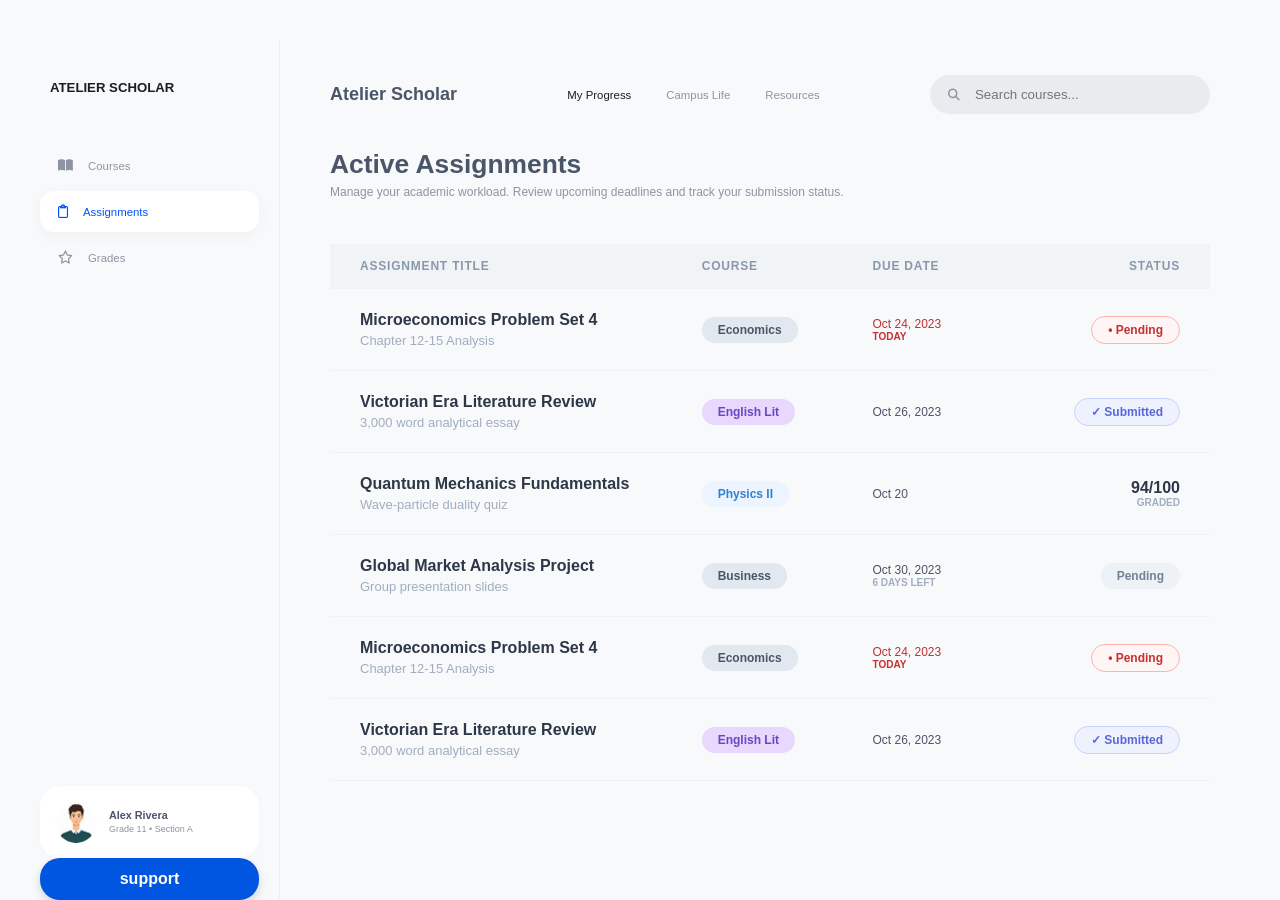
<file: Project/Assignments/index.html>
<!DOCTYPE html>
<html lang="en">

<head>
    <meta charset="UTF-8">
    <meta name="viewport" content="width=device-width, initial-scale=1.0">
    <link rel="stylesheet" href="../Assignments/style/main.css">
    <link rel="stylesheet" href="https://cdnjs.cloudflare.com/ajax/libs/font-awesome/6.5.1/css/all.min.css">
    <title>Assignments</title>
</head>

<body>
    <div class="app-container">
        <aside class="sidebar">
            <div class="logo">ATELIER SCHOLAR</div>

            <nav class="side-nav">
                <ul>

                    <li><a href="../My Courses/index.html"><i class="fas fa-book-open"></i> Courses</a></li>
                    <li class="active"><a href="#"><i class="far fa-clipboard"></i> Assignments</a></li>
                    <li><a href="../Grades/index.html"><i class="far fa-star"></i> Grades</a></li>
                </ul>
            </nav>

            <div class="user-card">
                <img src="../My Courses/images/Student profile picture.png" alt="Avatar" class="avatar">
                <div class="user-info">
                    <span class="name">Alex Rivera</span>
                    <span class="meta">Grade 11 • Section A</span>
                </div>
            </div>
            <button>support </button>
        </aside>

        <main class="main-content">
            <header class="top-nav">
                <h2>Atelier Scholar</h2>
                <ul class="nav-links">
                    <li><a href="#" class="active">My Progress</a></li>
                    <li><a href="#">Campus Life</a></li>
                    <li><a href="#">Resources</a></li>
                </ul>
                <div class="search-box">
                    <i class="fas fa-search"></i>
                    <input type="text" placeholder="Search courses...">
                </div>
            </header>

            <section class="page-body">
                <header class="section-header">
                    <h1>Active Assignments</h1>
                    <p>Manage your academic workload. Review upcoming deadlines and
                        track your submission status.</p>
                </header>

                <di class="dashboard-container">
                    <div class="table-header">
                        <div class="col-title">Assignment Title</div>
                        <div class="col-course">Course</div>
                        <div class="col-date">Due Date</div>
                        <div class="col-status">Status</div>
                    </div>

                    <div class="table-row">
                        <div class="col-title">
                            <span class="title-main">Microeconomics Problem Set 4</span>
                            <span class="title-sub">Chapter 12-15 Analysis</span>
                        </div>
                        <div class="col-course">
                            <span class="badge bg-eco">Economics</span>
                        </div>
                        <div class="col-date">
                            <span class="text-danger">Oct 24, 2023</span>
                            <span class="subtext-bold text-danger">Today</span>
                        </div>
                        <div class="col-status">
                            <span class="badge status-pending-red">• Pending</span>
                        </div>
                    </div>

                    <div class="table-row">
                        <div class="col-title">
                            <span class="title-main">Victorian Era Literature Review</span>
                            <span class="title-sub">3,000 word analytical essay</span>
                        </div>
                        <div class="col-course">
                            <span class="badge bg-eng">English Lit</span>
                        </div>
                        <div class="col-date">
                            <span>Oct 26, 2023</span>
                        </div>
                        <div class="col-status">
                            <span class="badge status-submitted">✓ Submitted</span>
                        </div>
                    </div>

                    <div class="table-row">
                        <div class="col-title">
                            <span class="title-main">Quantum Mechanics Fundamentals</span>
                            <span class="title-sub">Wave-particle duality quiz</span>
                        </div>
                        <div class="col-course">
                            <span class="badge bg-phy">Physics II</span>
                        </div>
                        <div class="col-date">
                            <span>Oct 20</span>
                        </div>
                        <div class="col-status">
                            <div class="status-graded-score">94/100</div>
                            <span class="subtext-bold">GRADED</span>
                        </div>
                    </div>

                    <div class="table-row">
                        <div class="col-title">
                            <span class="title-main">Global Market Analysis Project</span>
                            <span class="title-sub">Group presentation slides</span>
                        </div>
                        <div class="col-course">
                            <span class="badge bg-bus">Business</span>
                        </div>
                        <div class="col-date">
                            <span>Oct 30, 2023</span>
                            <span class="subtext-bold">6 DAYS LEFT</span>
                        </div>
                        <div class="col-status">
                            <span class="badge status-pending-gray">Pending</span>
                        </div>
                    </div>

                    <div class="table-row">
                        <div class="col-title">
                            <span class="title-main">Microeconomics Problem Set 4</span>
                            <span class="title-sub">Chapter 12-15 Analysis</span>
                        </div>
                        <div class="col-course">
                            <span class="badge bg-eco">Economics</span>
                        </div>
                        <div class="col-date">
                            <span class="text-danger">Oct 24, 2023</span>
                            <span class="subtext-bold text-danger">Today</span>
                        </div>
                        <div class="col-status">
                            <span class="badge status-pending-red">• Pending</span>
                        </div>
                    </div>

                    <div class="table-row">
                        <div class="col-title">
                            <span class="title-main">Victorian Era Literature Review</span>
                            <span class="title-sub">3,000 word analytical essay</span>
                        </div>
                        <div class="col-course">
                            <span class="badge bg-eng">English Lit</span>
                        </div>
                        <div class="col-date">
                            <span>Oct 26, 2023</span>
                        </div>
                        <div class="col-status">
                            <span class="badge status-submitted">✓ Submitted</span>
                        </div>
                    </div>
    </div>
</body>

</html>
</file>
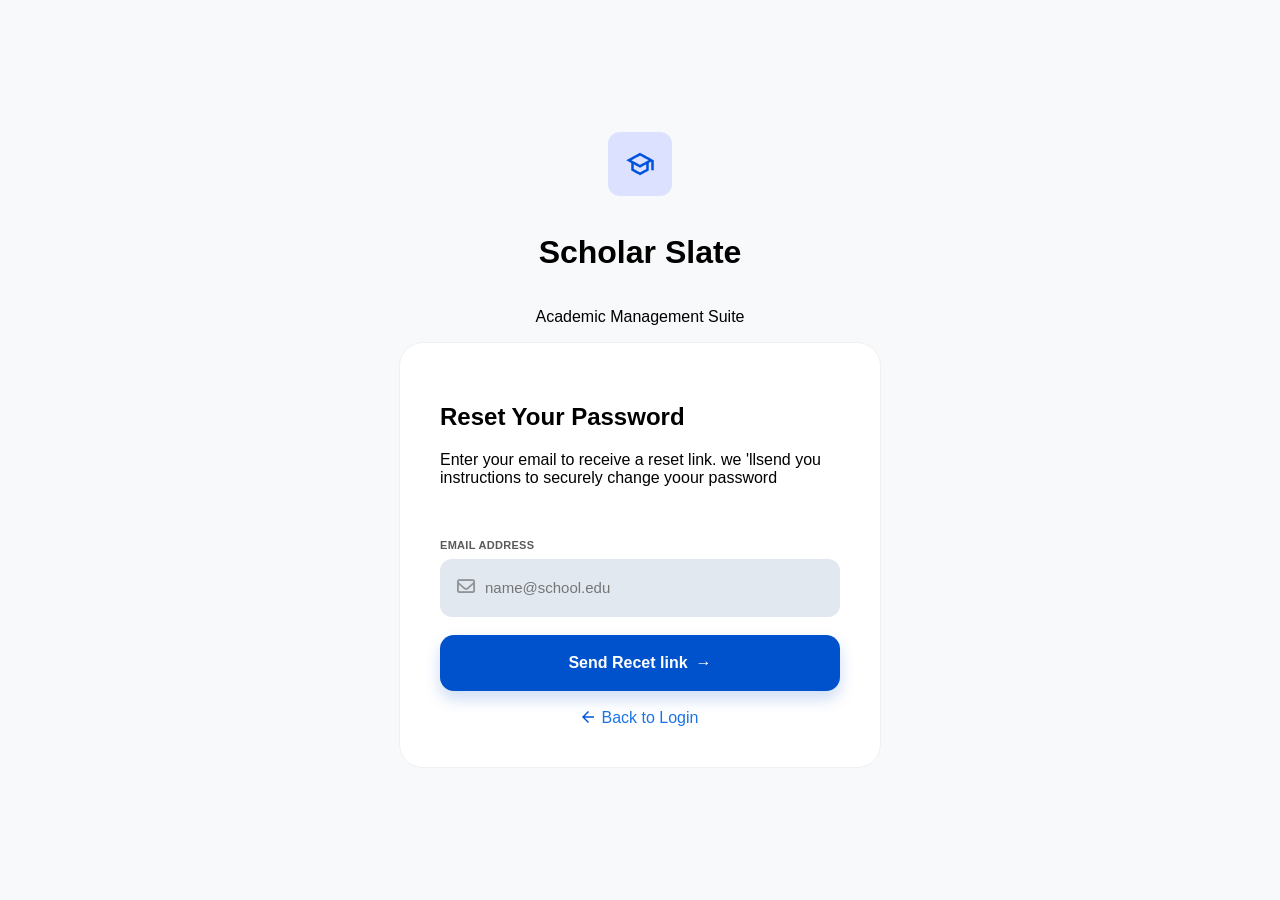
<file: Project/forget password/index.html>
<!DOCTYPE html>
<html lang="en">

<head>
    <meta charset="UTF-8">
    <meta name="viewport" content="width=device-width, initial-scale=1.0">
    <link rel="stylesheet" href="styles/main.css">
    <link rel="stylesheet" href="https://cdnjs.cloudflare.com/ajax/libs/font-awesome/6.5.1/css/all.min.css">
    <title>forget password</title>
</head>

<body>
    <img src="images/Margin.png" alt="">
    <h1>Scholar Slate</h1>
    <p>Academic Management Suite</p>
    <div class="sec-1">
        <h2>Reset Your Password</h2>
        <p>Enter your email to receive a reset link. we 'llsend you instructions to securely change yoour password</p>
        <div class="input-group">
            <br>
            <br>
            <label>EMAIL ADDRESS</label>
            <div class="field">
                <span class="icon"><i class="fa-regular fa-envelope"></i></span>
                <input type="email" placeholder="name@school.edu">
            </div>
            <br>
            <button class="login-btn">
                Send Recet link <span>→</span>
            </button>
            <br>
            <a href="../login/index.html" class="back-link">
                <span class="arrow"><img src="images/left direction.png" alt=""></span>
                <span class="text">Back to Login</span>
            </a>
        </div>
</body>

</html>
</file>
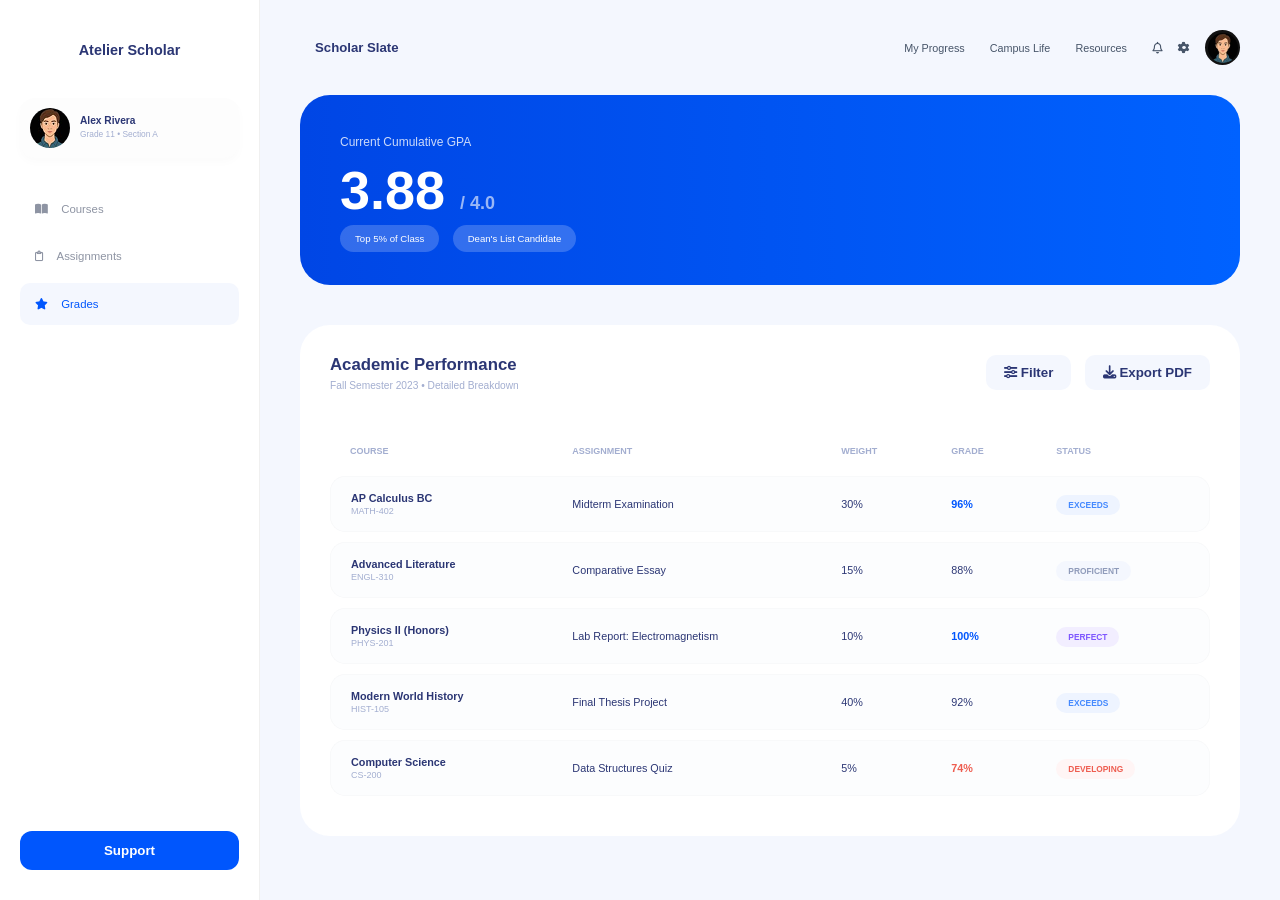
<file: Project/Grades/index.html>
<!DOCTYPE html>
<html lang="en">

<head>
    <meta charset="UTF-8">
    <meta name="viewport" content="width=device-width, initial-scale=1.0">
    <link rel="stylesheet" href="../Grades/style/main.css">
    <link rel="stylesheet" href="https://cdnjs.cloudflare.com/ajax/libs/font-awesome/6.5.1/css/all.min.css">
    <title>Grades</title>
</head>

<body>
    <div class="app-container">
        <aside class="sidebar">
            <div class="brand">
                <h2>Atelier Scholar</h2>
            </div>

            <div class="user-profile-sm">
                <img src="../Grades/images/Student profile picture (1).png" alt="User">
                <div class="user-info">
                    <span class="name">Alex Rivera</span>
                    <span class="grade">Grade 11 • Section A</span>
                </div>
            </div>

            <nav class="side-nav">
                <a href="../My Courses/index.html"><i class="fas fa-book-open"></i> Courses</a>
                <a href="../Assignments/index.html"><i class="far fa-clipboard"></i> Assignments</a>
                <a href="#" class="active"><i class="fa-solid fa-star"></i> Grades</a>
            </nav>

            <button class="btn-support">Support</button>
        </aside>

        <main class="main-content">
            <header class="navbar">
                <div class="logo-text">Scholar Slate</div>
                <div class="nav-links">
                    <a href="#">My Progress</a>
                    <a href="#">Campus Life</a>
                    <a href="#">Resources</a>
                    <div class="nav-icons">
                        <i class="fa-regular fa-bell"></i>
                        <i class="fa-solid fa-gear"></i>
                        <div class="profile-circle"><img src="../Grades/images/Student profile picture (1).png"
                                alt="User"></div>
                    </div>
                </div>
            </header>

            <div class="content-wrapper">
                <div class="gpa-card">
                    <p class="gpa-label">Current Cumulative GPA</p>
                    <h1 class="gpa-value">3.88 <span>/ 4.0</span></h1>
                    <div class="badges">
                        <span class="badge">Top 5% of Class</span>
                        <span class="badge">Dean's List Candidate</span>
                    </div>
                </div>

                <div class="performance-section">
                    <div class="perf-header">
                        <div>
                            <h3>Academic Performance</h3>
                            <p class="sub-text">Fall Semester 2023 • Detailed Breakdown</p>
                        </div>
                        <div class="perf-actions">
                            <button class="btn-action"><i class="fa-solid fa-sliders"></i> Filter</button>
                            <button class="btn-action"><i class="fa-solid fa-download"></i> Export PDF</button>
                        </div>
                    </div>

                    <table class="data-table">
                        <thead>
                            <tr>
                                <th>COURSE</th>
                                <th>ASSIGNMENT</th>
                                <th>WEIGHT</th>
                                <th>GRADE</th>
                                <th>STATUS</th>
                            </tr>
                        </thead>
                        <tbody>
                            <tr>
                                <td><strong>AP Calculus BC</strong><small>MATH-402</small></td>
                                <td>Midterm Examination</td>
                                <td>30%</td>
                                <td class="grade blue-text">96%</td>
                                <td><span class="tag tag-blue">EXCEEDS</span></td>
                            </tr>
                            <tr>
                                <td><strong>Advanced Literature</strong><small>ENGL-310</small></td>
                                <td>Comparative Essay</td>
                                <td>15%</td>
                                <td class="grade">88%</td>
                                <td><span class="tag tag-grey">PROFICIENT</span></td>
                            </tr>
                            <tr>
                                <td><strong>Physics II (Honors)</strong><small>PHYS-201</small></td>
                                <td>Lab Report: Electromagnetism</td>
                                <td>10%</td>
                                <td class="grade blue-text">100%</td>
                                <td><span class="tag tag-purple">PERFECT</span></td>
                            </tr>
                            <tr>
                                <td><strong>Modern World History</strong><small>HIST-105</small></td>
                                <td>Final Thesis Project</td>
                                <td>40%</td>
                                <td class="grade">92%</td>
                                <td><span class="tag tag-blue">EXCEEDS</span></td>
                            </tr>
                            <tr>
                                <td><strong>Computer Science</strong><small>CS-200</small></td>
                                <td>Data Structures Quiz</td>
                                <td>5%</td>
                                <td class="grade red-text">74%</td>
                                <td><span class="tag tag-red">DEVELOPING</span></td>
                            </tr>
                        </tbody>
                    </table>
                </div>
            </div>
        </main>
    </div>


</body>

</html>
</file>
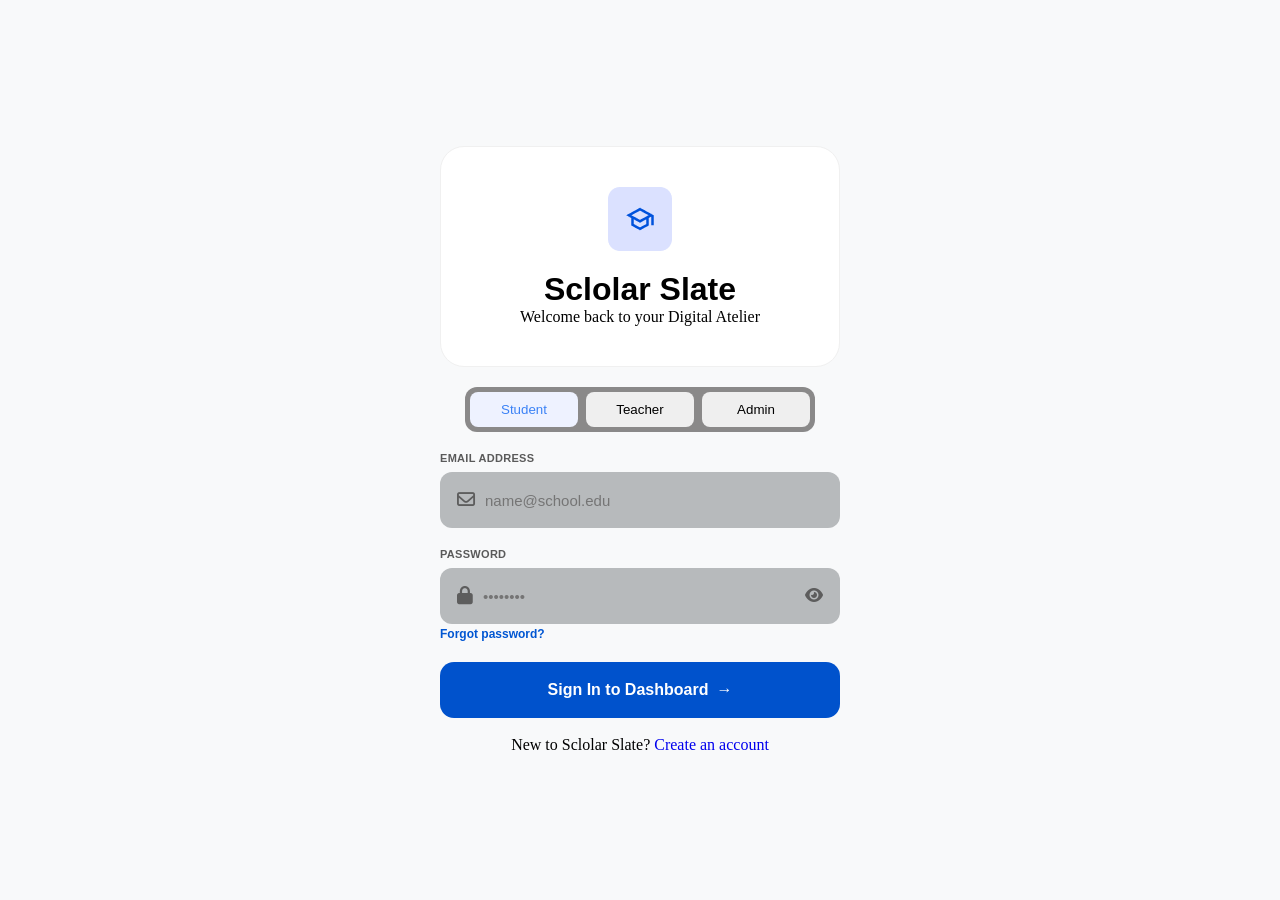
<file: Project/login/index.html>
<!DOCTYPE html>
<html lang="en">

<head>
    <meta charset="UTF-8">
    <meta name="viewport" content="width=device-width, initial-scale=1.0">
    <link rel="stylesheet" href="style/main.css">
    <link rel="stylesheet" href="https://cdnjs.cloudflare.com/ajax/libs/font-awesome/6.5.1/css/all.min.css">
    <title>login</title>
</head>

<body>
    <div class="sec-1">
        <img src="images/Margin.png" alt="">
        <h1>Sclolar Slate</h1>
        <p>Welcome back to your Digital Atelier</p>
    </div>

    <div class="sec-2">
        <button type="button" class="role-btn active">Student</button>
        <button type="button" class="role-btn">Teacher</button>
        <button type="button" class="role-btn">Admin</button>
    </div>
    </div>

    <div class="sec-3">
        <div class="input-group">
            <label>EMAIL ADDRESS</label>
            <div class="field">
                <span class="icon"><i class="fa-regular fa-envelope"></i></span>
                <input type="email" placeholder="name@school.edu">
            </div>
        </div>

        <div class="input-group">
            <div class="label-row">
                <label>PASSWORD</label>

            </div>
            <div class="field">
                <span class="icon"><i class="fa-solid fa-lock"></i></span>
                <input type="password" placeholder="••••••••">
                <span class="eye"><i class="fa-solid fa-eye"></i></i></span>
            </div>
            <a href="../forget password/index.html" class="forgot">Forgot password?</a>
        </div>

        <button class="login-btn">
            Sign In to Dashboard <span>→</span>
        </button>
    </div>
    <br>
    <p>New to Sclolar Slate? <a href="../Register/index.html">Create an account</a></p>
</body>

</html>
</file>
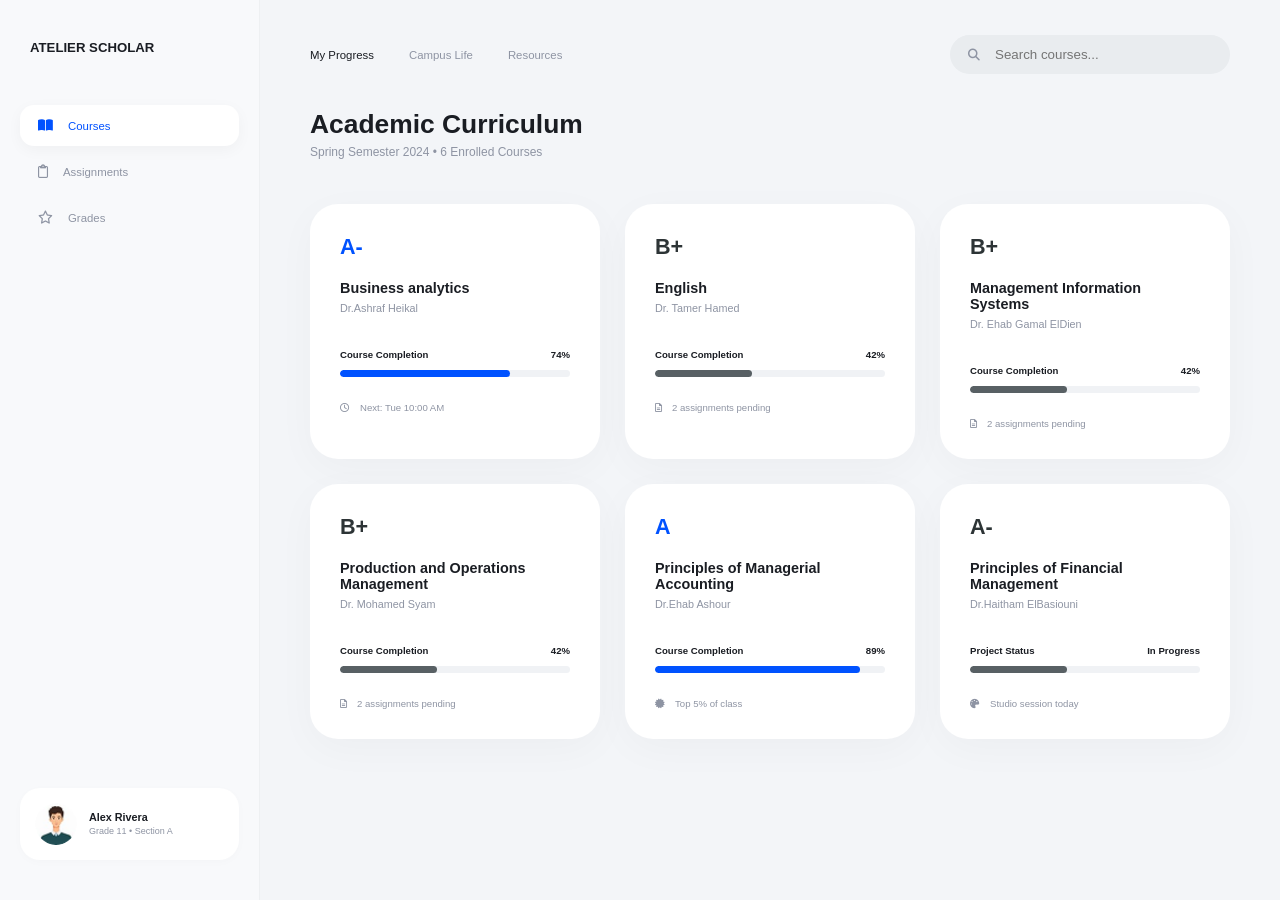
<file: Project/My Courses/index.html>
<!DOCTYPE html>
<html lang="en" dir="ltr">

<head>
  <meta charset="UTF-8">
  <meta name="viewport" content="width=device-width, initial-scale=1.0">
  <title>My Courses</title>
  <link rel="stylesheet" href="../My Courses/style/main.css">
  <link rel="stylesheet" href="https://cdnjs.cloudflare.com/ajax/libs/font-awesome/6.5.1/css/all.min.css">
</head>

<body>
  <div class="app-container">
    <aside class="sidebar">
      <div class="logo">ATELIER SCHOLAR</div>

      <nav class="side-nav">
        <ul>

          <li class="active"><a href="#"><i class="fas fa-book-open"></i> Courses</a></li>
          <li><a href="../Assignments/index.html"><i class="far fa-clipboard"></i> Assignments</a></li>
          <li><a href="../Grades/index.html"><i class="far fa-star"></i> Grades</a></li>
        </ul>
      </nav>

      <div class="user-card">
        <img src="../My Courses/images/Student profile picture.png" alt="Avatar" class="avatar">
        <div class="user-info">
          <span class="name">Alex Rivera</span>
          <span class="meta">Grade 11 • Section A</span>
        </div>
      </div>
    </aside>

    <main class="main-content">
      <header class="top-nav">
        <ul class="nav-links">
          <li><a href="#" class="active">My Progress</a></li>
          <li><a href="#">Campus Life</a></li>
          <li><a href="#">Resources</a></li>
        </ul>
        <div class="search-box">
          <i class="fas fa-search"></i>
          <input type="text" placeholder="Search courses...">
        </div>
      </header>

      <section class="page-body">
        <header class="section-header">
          <h1>Academic Curriculum</h1>
          <p>Spring Semester 2024 • 6 Enrolled Courses</p>
        </header>

        <div class="courses-grid">
          <div class="course-card">
            <span class="grade blue-text">A-</span>
            <h3>Business analytics</h3>
            <p class="instructor">Dr.Ashraf Heikal</p>
            <div class="progress-section">
              <div class="progress-text"><span>Course Completion</span> <span>74%</span></div>
              <div class="progress-bar">
                <div class="fill blue" style="width: 74%;"></div>
              </div>
            </div>
            <div class="footer-info">
              <i class="far fa-clock"></i> Next: Tue 10:00 AM
            </div>
          </div>

          <div class="course-card">
            <span class="grade dark-text">B+</span>
            <h3>English</h3>
            <p class="instructor">Dr. Tamer Hamed</p>
            <div class="progress-section">
              <div class="progress-text"><span>Course Completion</span> <span>42%</span></div>
              <div class="progress-bar">
                <div class="fill gray" style="width: 42%;"></div>
              </div>
            </div>
            <div class="footer-info">
              <i class="far fa-file-alt"></i> 2 assignments pending
            </div>
          </div>

          <div class="course-card">
            <span class="grade dark-text">B+</span>
            <h3>Management Information Systems</h3>
            <p class="instructor">Dr. Ehab Gamal ElDien</p>
            <div class="progress-section">
              <div class="progress-text"><span>Course Completion</span> <span>42%</span></div>
              <div class="progress-bar">
                <div class="fill gray" style="width: 42%;"></div>
              </div>
            </div>
            <div class="footer-info blue-text">
              <i class="far fa-file-alt"></i> 2 assignments pending
            </div>
          </div>

          <div class="course-card">
            <span class="grade dark-text">B+</span>
            <h3>Production and Operations Management</h3>
            <p class="instructor">Dr. Mohamed Syam</p>
            <div class="progress-section">
              <div class="progress-text"><span>Course Completion</span> <span>42%</span></div>
              <div class="progress-bar">
                <div class="fill gray" style="width: 42%;"></div>
              </div>
            </div>
            <div class="footer-info">
              <i class="far fa-file-alt"></i> 2 assignments pending
            </div>
          </div>

          <div class="course-card">
            <span class="grade blue-text">A</span>
            <h3>Principles of Managerial Accounting</h3>
            <p class="instructor">Dr.Ehab Ashour </p>
            <div class="progress-section">
              <div class="progress-text"><span>Course Completion</span> <span>89%</span></div>
              <div class="progress-bar">
                <div class="fill blue" style="width: 89%;"></div>
              </div>
            </div>
            <div class="footer-info">
              <i class="fas fa-certificate blue-badge"></i>Top 5% of class
            </div>
          </div>

          <div class="course-card">
            <span class="grade dark-text">A-</span>
            <h3>Principles of Financial Management</h3>
            <p class="instructor">Dr.Haitham ElBasiouni</p>
            <div class="progress-section">
              <div class="progress-text"><span>Project Status</span> <span>In Progress</span></div>
              <div class="progress-bar">
                <div class="fill gray" style="width: 42%;"></div>
              </div>
            </div>
            <div class="footer-info">
              <i class="fas fa-palette"></i> Studio session today
            </div>
          </div>
      </section>
    </main>
  </div>


  </div>



</body>

</html>
</file>
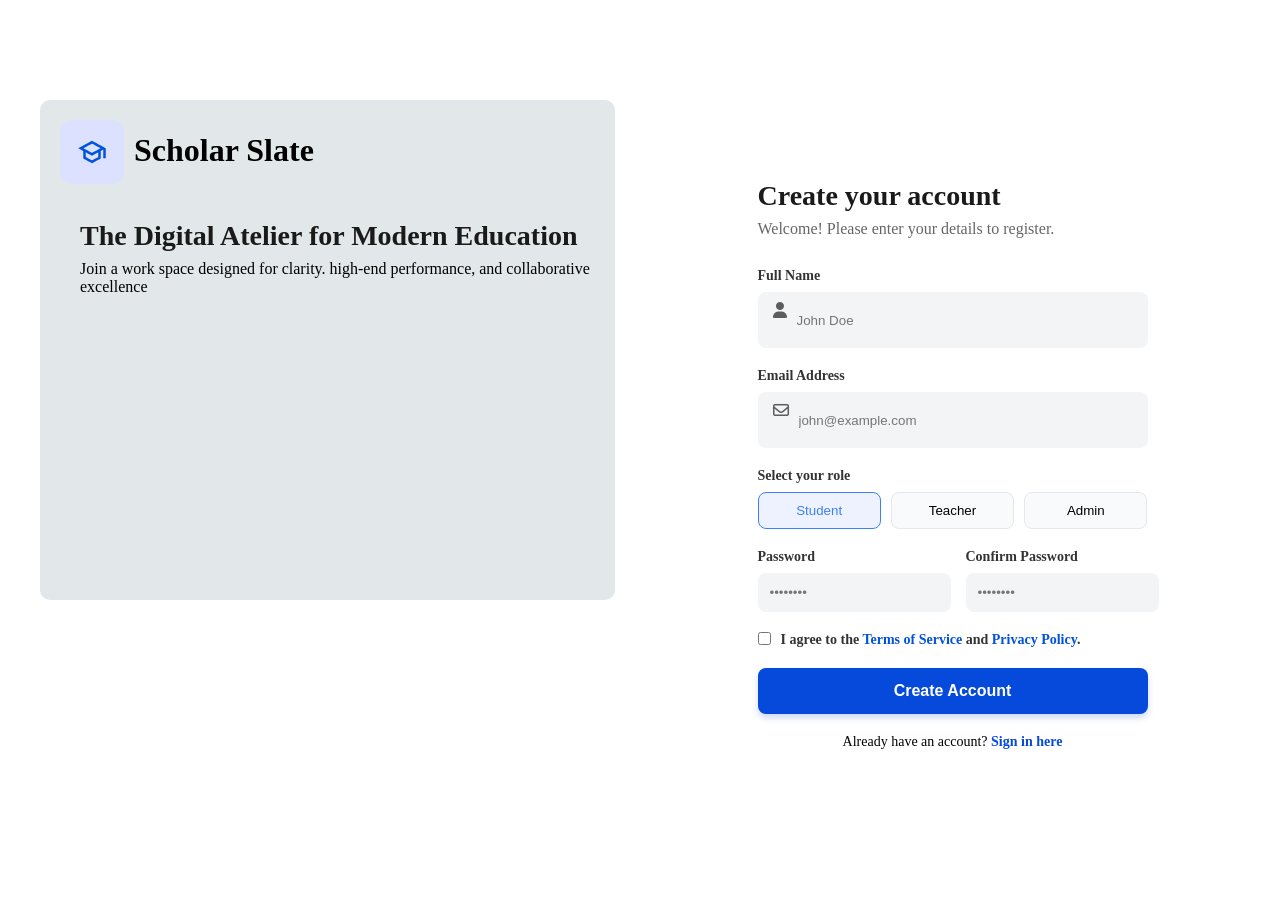
<file: Project/Register/index.html>
<!DOCTYPE html>
<html lang="en">

<head>
    <meta charset="UTF-8">
    <meta name="viewport" content="width=device-width, initial-scale=1.0">
    <link rel="stylesheet" href="style/main.css">
    <link rel="stylesheet" href="https://cdnjs.cloudflare.com/ajax/libs/font-awesome/6.5.1/css/all.min.css">
    <title>Register</title>
</head>

<body>
    <div class="parent">
        <div class="sec-1">
            <div class="icon">
                <img src="images/Margin.png" alt="">
                <h1><b>Scholar Slate</b></h1>
            </div>
            <div class="text">
                <h2><strong>The Digital Atelier for Modern Education</strong></h2>
                <p>Join a work space designed for clarity. high-end performance, and collaborative excellence </p>
            </div>
        </div>


        <div class="right-section">
            <div class="form-container">
                <h2>Create your account</h2>
                <p class="subtitle">Welcome! Please enter your details to register.</p>

                <form>
                    <div class="input-group">
                        <label>Full Name</label>
                        <div class="input-wrapper">
                            <span class="icon"><i class="fa-solid fa-user"></i></span>
                            <input type="text" placeholder="John Doe">
                        </div>
                    </div>

                    <div class="input-group">
                        <label>Email Address</label>
                        <div class="input-wrapper">
                            <span class="icon"><i class="fa-regular fa-envelope"></i></span>
                            <input type="email" placeholder="john@example.com">
                        </div>
                    </div>

                    <div class="input-group">
                        <label>Select your role</label>
                        <div class="role-selector">
                            <button type="button" class="role-btn active">Student</button>
                            <button type="button" class="role-btn">Teacher</button>
                            <button type="button" class="role-btn">Admin</button>
                        </div>
                    </div>

                    <div class="row">
                        <div class="input-group">
                            <label>Password</label>
                            <input type="password" placeholder="••••••••">
                        </div>
                        <div class="input-group">
                            <label>Confirm Password</label>
                            <input type="password" placeholder="••••••••">
                        </div>
                    </div>

                    <div class="checkbox-group">
                        <input type="checkbox" id="terms">
                        <label for="terms">I agree to the <a href="#">Terms of Service</a> and <a href="#">Privacy
                                Policy</a>.</label>
                    </div>

                    <button type="submit" class="submit-btn">Create Account</button>

                    <p class="login-link">Already have an account? <a href="../login/index.html">Sign in here</a></p>
                </form>
            </div>
        </div>
    </div>
</body>

</html>
</file>
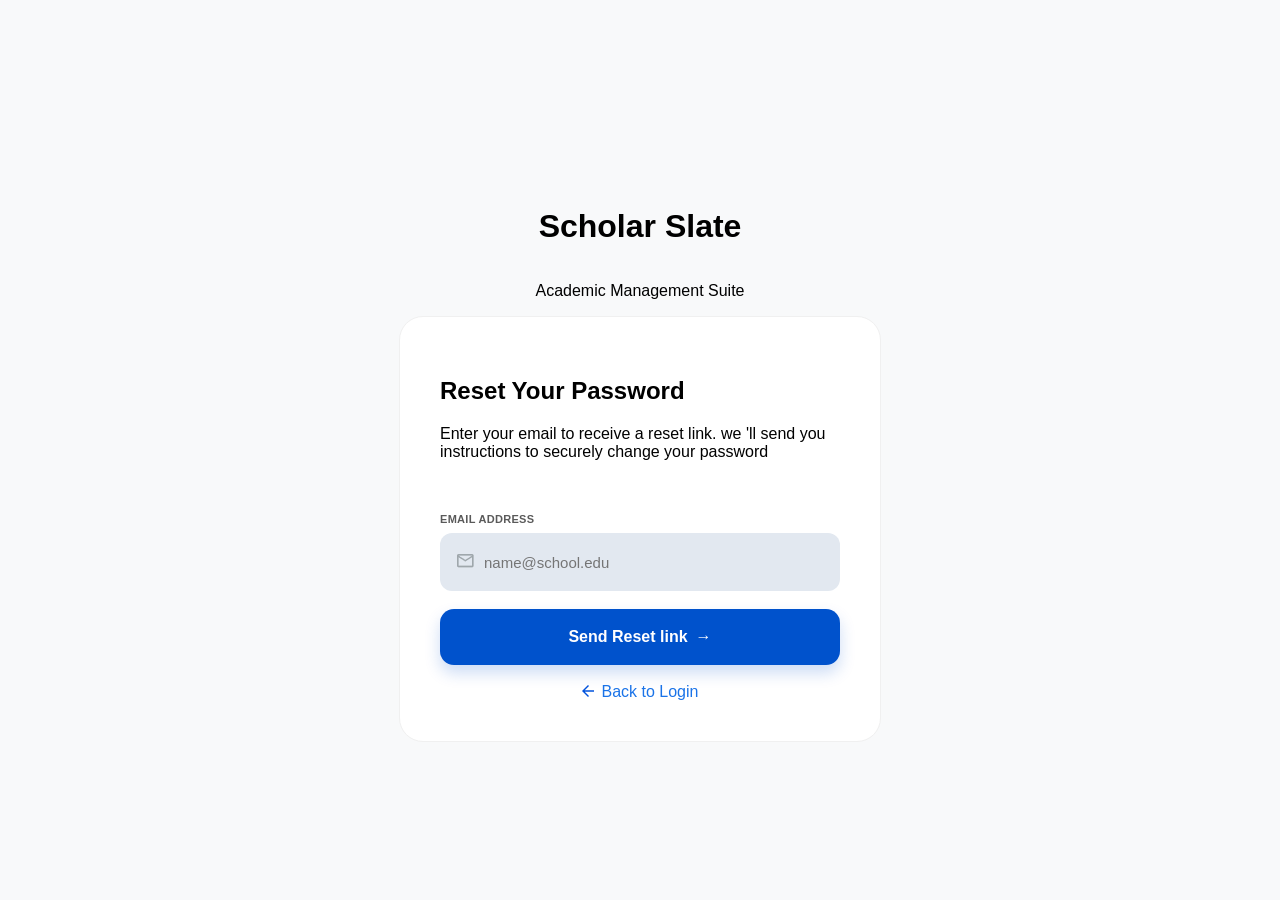
<file: forget-password/index-forget-password.html>
<!DOCTYPE html>
<html lang="en">

<head>
    <meta charset="UTF-8">
    <meta name="viewport" content="width=device-width, initial-scale=1.0">
    <title>forget password</title>
    <link rel="stylesheet" href="styles-forget-password/main.css">
</head>

<body>
    <h1>Scholar Slate</h1>
    <p>Academic Management Suite</p>
    <div class="sec-1">
        <h2>Reset Your Password</h2>
        <p>Enter your email to receive a reset link. we 'll send you instructions to securely change your password</p>
        <div class="input-group">
            <br>
            <br>
            <label>EMAIL ADDRESS</label>
            <div class="field">
                <span class="icon"><img src="images-forget-password/email icon.png" alt=""></span>
                <input type="email" placeholder="name@school.edu">
            </div>
            <br>
            <button class="login-btn">
                Send Reset link <span>→</span>
            </button>
            <br>
            <a href="../index.html" class="back-link">
                <span class="arrow"><img src="images-forget-password/left direction.png" alt=""></span>
                <span class="text">Back to Login</span>
            </a>
        </div>
</body>

</html>
</file>
<file: Project/Assignments/style/main.css>
html {
  font-size: 12px; 
}
:root {
  --bg-main: #f3f5f8;
  --bg-sidebar: #f8f9fb;
  --accent-blue: #0052ff; 
  --text-dark: #1a1d23;
  --text-light: #8e94a3;
  --white: #ffffff;
}

* {
  box-sizing: border-box;
  margin: 0;
  padding: 0;
  font-family: "Inter", sans-serif;
}

body {
  background-color: var(--bg-main);
  color: var(--text-dark);
}

.app-container {
  display: flex;
}


.sidebar {
  width: 260px;
  background-color: var(--bg-sidebar);
  padding: 40px 20px;
  display: flex;
  flex-direction: column;
  position: fixed;
  height: 100vh;
  border-right: 1px solid #eef0f2;
}

.logo {
  font-weight: 700;
  font-size: 1.1rem;
  margin-bottom: 50px;
  color: var(--text-dark);
  padding-left: 10px;
}

.side-nav ul {
  list-style: none;
}

.side-nav a {
  text-decoration: none;
  color: var(--text-light);
  display: flex;
  align-items: center;
  padding: 14px 18px;
  border-radius: 14px;
  font-size: 0.95rem;
  font-weight: 500;
  margin-bottom: 5px;
  transition: 0.3s;
}

.side-nav li.active a {
  background-color: var(--white);
  color: var(--accent-blue);
  box-shadow: 0 4px 15px rgba(0, 0, 0, 0.04);
}

.side-nav i {
  margin-right: 15px;
  font-size: 1.1rem;
}

.user-card {
  margin-top: auto;
  background: var(--white);
  padding: 15px;
  border-radius: 20px;
  display: flex;
  align-items: center;
  box-shadow: 0 2px 10px rgba(0, 0, 0, 0.02);
}

.avatar {
  width: 42px;
  height: 42px;
  border-radius: 50%;
  margin-right: 12px;
}
.user-info .name {
  display: block;
  font-weight: 700;
  font-size: 0.9rem;
}
.user-info .meta {
  font-size: 0.75rem;
  color: var(--text-light);
}


.main-content {
  flex: 1;
  margin-left: 260px;
  padding: 0 50px;
}

.top-nav {
  display: flex;
  justify-content: space-between;
  align-items: center;
  padding: 35px 0;
}

.nav-links {
  display: flex;
  list-style: none;
  gap: 35px;
}
.nav-links a {
  text-decoration: none;
  color: var(--text-light);
  font-weight: 500;
  font-size: 0.95rem;
}
.nav-links a.active {
  color: var(--text-dark);
}

.search-box {
  position: relative;
}
.search-box input {
  background: #e9ecef;
  border: none;
  padding: 12px 20px 12px 45px;
  border-radius: 25px;
  width: 280px;
  outline: none;
}
.search-box i {
  position: absolute;
  left: 18px;
  top: 50%;
  transform: translateY(-50%);
  color: var(--text-light);
}

.section-header h1 {
  font-size: 2.2rem;
  font-weight: 800;
  margin-bottom: 5px;
}
.section-header p {
  color: var(--text-light);
  margin-bottom: 45px;
}
button {
  background-color: #0056e0; 
  color: white;              
  padding: 12px 40px;        
  border-radius: 20px;       
  border: none;              
  font-family: sans-serif;
  font-weight: bold;
  font-size: 16px;
  cursor: pointer;           
  box-shadow: 0 4px 10px rgba(0, 0, 0, 0.15);
  transition: transform 0.2s, background-color 0.2s;
}

button:hover {
  background-color: #0046b8; 
}

button:active {
  transform: scale(0.98);    
}

body {
    font-family: 'Segoe UI', Roboto, Helvetica, Arial, sans-serif;
    background-color: #f8f9fb;
    margin: 0;
    padding: 40px 20px;
    color: #4a5568;
}

.dashboard-container {
    max-width: 950px;
    margin: 0 auto;
    background: white;
    border-radius: 12px;
    box-shadow: 0 4px 15px rgba(0, 0, 0, 0.04);
    overflow: hidden;
}

.table-header {
    display: flex;
    background-color: #f1f4f7;
    padding: 15px 30px;
    font-size: 12px;
    font-weight: bold;
    text-transform: uppercase;
    letter-spacing: 0.8px;
    color: #8898aa;
    border-bottom: 1px solid #edf2f7;
}

.table-row {
    display: flex;
    align-items: center;
    padding: 22px 30px;
    border-bottom: 1px solid #edf2f7;
    transition: background 0.2s;
}

.table-row:hover {
    background-color: #fcfdfe;
}

.col-title  { flex: 3; }
.col-course { flex: 1.5; }
.col-date   { flex: 1.5; }
.col-status { flex: 1.2; text-align: right; }

.title-main {
    font-size: 16px;
    font-weight: 600;
    color: #2d3748;
    display: block;
}

.title-sub {
    font-size: 13px;
    color: #a0aec0;
    margin-top: 4px;
    display: block;
}

.badge {
    padding: 6px 16px;
    border-radius: 20px;
    font-size: 12px;
    font-weight: 600;
    display: inline-block;
}

.bg-eco { background-color: #e2e8f0; color: #4a5568; }
.bg-eng { background-color: #e9d8fd; color: #6b46c1; }
.bg-phy { background-color: #ebf4ff; color: #3182ce; }
.bg-bus { background-color: #e2e8f0; color: #4a5568; }

.status-pending-red { 
    background-color: #fff5f5; 
    color: #c53030; 
    border: 1px solid #feb2b2; 
}
.status-submitted { 
    background-color: #eef2ff; 
    color: #5a67d8; 
    border: 1px solid #c7d2fe; 
}
.status-pending-gray { 
    background-color: #edf2f7; 
    color: #718096; 
}
.status-graded-score { 
    font-size: 16px; 
    font-weight: 800; 
    color: #2d3748; 
}

.text-danger { color: #c53030; }
.subtext-bold { 
    font-size: 10px; 
    font-weight: 800; 
    text-transform: uppercase; 
    display: block; 
    color: #a0aec0;
}
.text-danger.subtext-bold { color: #c53030; }

.table-footer {
    padding: 20px 30px;
    font-size: 14px;
    color: #a0aec0;
    border-top: 1px solid #f1f4f7;
}
</file>
<file: Project/forget password/styles/main.css>
body {
  background-color: rgb(248, 249, 250);
  display: flex;
  justify-content: center;
  align-items: center;
  height: 100vh;
  margin: 0;
  flex-direction: column;
  font-family: Arial, sans-serif;
}

.sec-1 {
  background-color: rgb(255, 255, 255);
  width: 400px;
  padding: 40px;
  border-radius: 24px;
  border: 1px solid rgb(240, 240, 240);
  text-align: LEFT;
}
.sec-1 label {
  display: block;
  font-size: 11px;
  font-weight: 800;
  color: #5a5a5a;
  margin-bottom: 8px;
  letter-spacing: 0.3px;
  text-align: left;
}

.sec-1 .field {
  display: flex;
  align-items: center;
  background-color: #e2e8f0;
  border-radius: 12px;
  padding: 0 16px;
  height: 56px;
  border: 1px solid transparent;
  transition: all 0.2s ease;
}

.sec-1 .field:focus-within {
  background-color: #ffffff;
  border-color: #0056d2;
  box-shadow: 0 0 0 4px rgba(0, 86, 210, 0.1);
}

.sec-1 .field input {
  flex: 1;
  background: transparent;
  border: none;
  outline: none;
  font-size: 15px;
  color: #333;
  padding: 0 10px;
}

.sec-1 .field .icon {
  font-size: 18px;
  opacity: 0.6;
}

.sec-1 .forgot {
  color: #0056d2;
  font-size: 12px;
  font-weight: 700;
  text-decoration: none;
}

.sec-1 .login-btn {
  width: 100%;
  background-color: #0052cc;
  color: #ffffff;
  border: none;
  border-radius: 14px;
  height: 56px;
  font-size: 16px;
  font-weight: 600;
  cursor: pointer;
  display: flex;
  justify-content: center;
  align-items: center;
  gap: 8px;

  box-shadow: 0 8px 16px rgba(0, 82, 204, 0.2);
  transition:
    background 0.2s,
    transform 0.1s;
}

.sec-1 .login-btn:active {
  transform: scale(0.98);
}

.back-link {
  display: flex;
  align-items: center;
  justify-content: center;
  text-decoration: none;
  color: #1a73e8;
  font-family: Arial, sans-serif;
  font-size: 16px;
  font-weight: 500;
  gap: 8px;
}

i {
  color: #5d5d5d;
}
</file>
<file: Project/Grades/style/main.css>
html {
  font-size: 12px; 
}

* {
    box-sizing: border-box;
    font-family: 'DM Sans', sans-serif;
}

:root {
    --primary-blue: #0056fd;
    --sidebar-bg: #f8f9fa;
    --main-bg: #f4f7fe;
    --white: #ffffff;
    --text-dark: #2b3674;
    --text-grey: #a3aed0;
}

body {
    margin: 0;
    background-color: var(--main-bg);
    color: var(--text-dark);
}

.app-container {
    display: flex;
    min-height: 100vh;
}


.sidebar {
    width: 260px;
    background: var(--white);
    padding: 30px 20px;
    display: flex;
    flex-direction: column;
    border-right: 1px solid #f0f0f0;
}

.brand h2 {
    font-size: 1.2rem;
    margin-bottom: 40px;
    text-align: center;
    color: var(--text-dark);
}

.user-profile-sm {
    display: flex;
    align-items: center;
    background: #fdfdfd;
    padding: 10px;
    border-radius: 15px;
    margin-bottom: 30px;
    box-shadow: 0 4px 10px rgba(0,0,0,0.02);
}

.user-profile-sm img {
    border-radius: 50%;
    margin-right: 10px;
}

.user-info .name {
    display: block;
    font-weight: 700;
    font-size: 0.85rem;
}

.user-info .grade {
    font-size: 0.7rem;
    color: var(--text-grey);
}

.side-nav a {
    display: block;
    padding: 15px;
    text-decoration: none;
    color:#8e94a3;
    font-weight: 500;
    font-size: 0.95rem;
    margin-bottom: 5px;
    border-radius: 10px;
}

.side-nav a i { margin-right: 10px; }

.side-nav a.active {
    background: #f4f7fe;
    color: var(--primary-blue);
}

.btn-support {
    margin-top: auto;
    background: var(--primary-blue);
    color: white;
    border: none;
    padding: 12px;
    border-radius: 12px;
    font-weight: 600;
    cursor: pointer;
}


.main-content {
    flex: 1;
    padding: 20px 40px;
}


.navbar {
    display: flex;
    justify-content: space-between;
    align-items: center;
    padding: 10px 0 30px 0;
}

.logo-text {
    font-weight: 800;
    font-size: 1.1rem;
    background: #f4f7fe;
    padding: 5px 15px;
    border: 0px ;
}

.nav-links {
    display: flex;
    align-items: center;
    gap: 25px;
}

.nav-links a {
    text-decoration: none;
    color: rgba(71, 85, 105, 1);
    font-size: 0.9rem;
    font-weight: 500;
}

.nav-icons {
    display: flex;
    align-items: center;
    gap: 15px;
    color:  rgba(71, 85, 105, 1);
}
.nav-icons img{
    width: 30px;
    height: 30px;
    border-radius: 50%;
}

.profile-circle {
    width: 35px;
    height: 35px;
    background: #111;
    color: white;
    border-radius: 50%;
    display: flex;
    align-items: center;
    justify-content: center;
    font-size: 0.7rem;
}


.gpa-card {
    background: linear-gradient(90deg, #0046e5 0%, #0062ff 100%);
    border-radius: 30px;
    padding: 40px;
    color: white;
    margin-bottom: 40px;
}

.gpa-label { opacity: 0.8; margin: 0; }
.gpa-value { font-size: 4.5rem; margin: 10px 0; font-weight: 800; }
.gpa-value span { font-size: 1.5rem; opacity: 0.6; }

.badges .badge {
    background: rgba(255,255,255,0.2);
    padding: 8px 15px;
    border-radius: 20px;
    font-size: 0.8rem;
    margin-right: 10px;
}


.performance-section {
    background: white;
    border-radius: 30px;
    padding: 30px;
}

.perf-header {
    display: flex;
    justify-content: space-between;
    margin-bottom: 25px;
}

.perf-header h3 { margin: 0; font-size: 1.4rem; }
.sub-text { color: var(--text-grey); font-size: 0.85rem; margin-top: 5px; }

.btn-action {
    background: #f4f7fe;
    border: none;
    padding: 10px 18px;
    border-radius: 10px;
    font-weight: 600;
    color: var(--text-dark);
    cursor: pointer;
    margin-left: 10px;
}


.data-table {
    width: 100%;
    border-collapse: separate;
    border-spacing: 0 10px;
}

.data-table th {
    text-align: left;
    color: var(--text-grey);
    font-size: 0.75rem;
    padding: 10px 20px;
}

.data-table tbody tr {
    background: #fcfdfe;
}

.data-table td {
    padding: 15px 20px;
    font-size: 0.9rem;
    border-top: 1px solid #f8f9fa;
    border-bottom: 1px solid #f8f9fa;
}

.data-table td:first-child { border-radius: 15px 0 0 15px; border-left: 1px solid #f8f9fa; }
.data-table td:last-child { border-radius: 0 15px 15px 0; border-right: 1px solid #f8f9fa; }

.data-table strong { display: block; color: var(--text-dark); }
.data-table small { color: var(--text-grey); }

.blue-text { color: var(--primary-blue); font-weight: 700; }
.red-text { color: #ee5d50; font-weight: 700; }

.tag {
    padding: 5px 12px;
    border-radius: 10px;
    font-size: 0.7rem;
    font-weight: 800;
}

.tag-blue { background: #eef4ff; color: #4489fe; }
.tag-grey { background: #f4f7fe; color: #8f9bba; }
.tag-purple { background: #f2eeff; color: #7e57ff; }
.tag-red { background: #fff5f5; color: #ee5d50; }
</file>
<file: Project/login/style/main.css>
/* ل click اعمل 
student
teacher
admin */
 
 * {
  margin: 0;
  padding: 0;
  box-sizing: border-box;
}

body {
  background-color: rgb(248, 249, 250);
  display: flex;
  justify-content: center;
  align-items: center;
  height: 100vh;
  margin: 0;
  flex-direction: column;
  font-family:  Arial, sans-serif;
}

p{
  font-family: Inter;
}

.sec-1 {
  background-color: rgb(255, 255, 255);
  width: 400px;
  padding: 40px;
  border-radius: 24px;
  border: 1px solid rgb(240, 240, 240);
  text-align: center;
}

.sec-2 {
  display: flex;
  background-color: rgb(138, 137, 137);
  padding: 5px;
  border-radius: 12px;
  width: 100%;
  max-width: 350px;
  margin: 20px auto;
  transition: all 0.3s ease;
  margin-bottom: 20px;
  gap: 8px;

}

.role-btn {
  flex: 1;
  padding: 10px;
  border: 0px ; 
  border-radius: 8px;
  cursor: pointer;
  transition: 0.3s;
}
.role-btn:hover {
  background-color: rgb(171, 171, 171);
  border-color: rgb(59, 130, 246);
  color: rgb(101, 101, 101);
}

.role-btn.active {
  background-color: rgb(238, 242, 255);
  border-color: rgb(59, 130, 246);
  color: rgb(59, 130, 246);
}

.sec-3 {
  width: 100%;
  max-width: 400px;
  margin: 0 auto;
  display: flex;
  flex-direction: column;
  gap: 20px;
}

.sec-3 label {
  display: block;
  font-size: 11px;
  font-weight: 800;
  color: #5a5a5a;
  margin-bottom: 8px;
  letter-spacing: 0.3px;
}

.sec-3 .field {
  display: flex;
  align-items: center;
  background-color: #b7babc;
  border-radius: 12px;
  padding: 0 16px;
  height: 56px;
  border: 1px solid transparent;
}

.sec-3 .field:focus-within {
  background-color: #ffffff;
  border-color: #0056d2;
  box-shadow: 0 0 0 4px rgba(0, 86, 210, 0.1);
}

.sec-3 .field input {
  flex: 1;
  background: transparent;
  border: none;
  font-size: 15px;
  color: #333;
  padding: 0 10px;
}

.sec-3 .field .icon {
  font-size: 18px;
}

.sec-3 .forgot {
  color: #0056d2;
  font-size: 12px;
  font-weight: 700;
  text-decoration: none;
}

.sec-3 .login-btn {
  width: 100%;
  background-color: #0052cc;
  color: #ffffff;
  border: none;
  border-radius: 14px;
  height: 56px;
  font-size: 16px;
  font-weight: 600;
  cursor: pointer;
  display: flex;
  justify-content: center;
  align-items: center;
  gap: 8px;
}

a {
  text-decoration: none;
}

i{
  color: #5d5d5d;
}
</file>
<file: Project/My Courses/style/main.css>
html {
  font-size: 12px; 
}
:root {
  --bg-main: #f3f5f8;
  --bg-sidebar: #f8f9fb;
  --accent-blue: #0052ff; 
  --text-dark: #1a1d23;
  --text-light: #8e94a3;
  --white: #ffffff;
}

* {
  box-sizing: border-box;
  margin: 0;
  padding: 0;
  font-family: "Inter", sans-serif;
}

body {
  background-color: var(--bg-main);
  color: var(--text-dark);
}

.app-container {
  display: flex;
}


.sidebar {
  width: 260px;
  background-color: var(--bg-sidebar);
  padding: 40px 20px;
  display: flex;
  flex-direction: column;
  position: fixed;
  height: 100vh;
  border-right: 1px solid #eef0f2;
}

.logo {
  font-weight: 700;
  font-size: 1.1rem;
  margin-bottom: 50px;
  color: var(--text-dark);
  padding-left: 10px;
}

.side-nav ul {
  list-style: none;
}

.side-nav a {
  text-decoration: none;
  color: var(--text-light);
  display: flex;
  align-items: center;
  padding: 14px 18px;
  border-radius: 14px;
  font-size: 0.95rem;
  font-weight: 500;
  margin-bottom: 5px;
  transition: 0.3s;
}

.side-nav li.active a {
  background-color: var(--white);
  color: var(--accent-blue);
  box-shadow: 0 4px 15px rgba(0, 0, 0, 0.04);
}

.side-nav i {
  margin-right: 15px;
  font-size: 1.1rem;
}

.user-card {
  margin-top: auto;
  background: var(--white);
  padding: 15px;
  border-radius: 20px;
  display: flex;
  align-items: center;
  box-shadow: 0 2px 10px rgba(0, 0, 0, 0.02);
}

.avatar {
  width: 42px;
  height: 42px;
  border-radius: 50%;
  margin-right: 12px;
}
.user-info .name {
  display: block;
  font-weight: 700;
  font-size: 0.9rem;
}
.user-info .meta {
  font-size: 0.75rem;
  color: var(--text-light);
}


.main-content {
  flex: 1;
  margin-left: 260px;
  padding: 0 50px;
}

.top-nav {
  display: flex;
  justify-content: space-between;
  align-items: center;
  padding: 35px 0;
}

.nav-links {
  display: flex;
  list-style: none;
  gap: 35px;
}
.nav-links a {
  text-decoration: none;
  color: var(--text-light);
  font-weight: 500;
  font-size: 0.95rem;
}
.nav-links a.active {
  color: var(--text-dark);
}

.search-box {
  position: relative;
}
.search-box input {
  background: #e9ecef;
  border: none;
  padding: 12px 20px 12px 45px;
  border-radius: 25px;
  width: 280px;
  outline: none;
}
.search-box i {
  position: absolute;
  left: 18px;
  top: 50%;
  transform: translateY(-50%);
  color: var(--text-light);
}


.section-header h1 {
  font-size: 2.2rem;
  font-weight: 800;
  margin-bottom: 5px;
}
.section-header p {
  color: var(--text-light);
  margin-bottom: 45px;
}


.courses-grid {
  display: grid;
  grid-template-columns: repeat(3, 1fr);
  gap: 25px;
}

.course-card {
  background: var(--white);
  padding: 30px;
  border-radius: 28px;
  box-shadow: 0 10px 40px rgba(0, 0, 0, 0.03);
}

.grade {
  font-size: 1.8rem;
  font-weight: 800;
  margin-bottom: 20px;
  display: block;
}
.blue-text {
  color: var(--accent-blue);
}
.dark-text {
  color: #2d3436;
}

.course-card h3 {
  font-size: 1.2rem;
  margin-bottom: 6px;
  font-weight: 700;
}
.instructor {
  color: var(--text-light);
  font-size: 0.9rem;
  margin-bottom: 35px;
}

.progress-text {
  display: flex;
  justify-content: space-between;
  font-size: 0.8rem;
  font-weight: 600;
  margin-bottom: 10px;
}
.progress-bar {
  height: 7px;
  background: #f0f2f5;
  border-radius: 10px;
  margin-bottom: 25px;
  overflow: hidden;
}
.fill {
  height: 100%;
  border-radius: 10px;
}
.fill.blue {
  background: var(--accent-blue);
}
.fill.gray {
  background: rgba(88, 96, 100, 1);
}

.footer-info {
  font-size: 0.8rem;
  color: var(--text-light);
  display: flex;
  align-items: center;
  gap: 10px;
  font-weight: 500;
}
</file>
<file: Project/Register/style/main.css>
/* ل click اعمل 
student
teacher
admin */

* {
  margin: 0;
  padding: 0;
  box-sizing: border-box;
  font: Arial, sans-serif;
}

.parent {
  display: flex;
  justify-content: center;
  align-items: flex-start;
  gap: 50px;
  padding-top: 60px;
  margin: 40px;
}
.sec-1 {
  width: 50%;
  height: 500px;
  background-color: rgb(226, 231, 233);
  border-radius: 10px;
  display: flex;
  flex-direction: column;
  align-items: flex-start;
  text-align: left;
  font-family: Manrope;
}
.sec-1 img {
  padding: 20px 0 0 20px;
}
.icon {
  display: flex;
  align-items: center;
  gap: 10px;
  margin-bottom: 20px;
}
.sec-2 {
  width: 50%;
  height: 500px;
  border-radius: 10px;
  display: flex;
  flex-direction: column;
  align-items: flex-start;
  text-align: left;
}
.text {
  padding-left: 40px;
}
.right-section {
  width: 50%;
  background-color: rgb(255, 255, 255);
  display: flex;
  justify-content: center;
  align-items: center;
}

.form-container {
  width: 100%;
  max-width: 450px;
  margin: 50px auto;
  padding: 30px;
}

h2 {
  font-size: 28px;
  color: rgb(26, 26, 26);
  margin-bottom: 8px;
}

.subtitle {
  color: rgb(102, 102, 102);
  margin-bottom: 30px;
}

.input-group {
  margin-bottom: 20px;
  display: flex;
  flex-direction: column;
  gap: 8px;
}

label {
  font-size: 14px;
  font-weight: 600;
  color: rgb(51, 51, 51);
}

.input-wrapper {
  display: flex;
  align-items: center;
  background-color: rgb(243, 244, 246);
  border-radius: 8px;
  padding: 10px 15px;
}

.input-wrapper input {
  border: none;
  background: transparent;
  outline: none;
  width: 100%;
  padding-left: 10px;
}

.role-selector {
  display: flex;
  gap: 10px;
}

.role-btn {
  flex: 1;
  padding: 10px;
  border: 1px solid rgb(229, 231, 235);
  background: rgb(249, 250, 251);
  border-radius: 8px;
  cursor: pointer;
  transition: 0.3s;
}

.role-btn.active {
  background-color: rgb(238, 242, 255);
  border-color: rgb(59, 130, 246);
  color: rgb(59, 130, 246);
}

.row {
  display: flex;
  gap: 15px;
}

.row .input-group {
  flex: 1;
}

.row input {
  background-color: rgb(243, 244, 246);
  border: none;
  padding: 12px;
  border-radius: 8px;
}

.submit-btn {
  width: 100%;
  padding: 14px;
  background-color: rgb(5, 74, 218);
  color: rgb(255, 255, 255);
  border: none;
  border-radius: 8px;
  font-size: 16px;
  font-weight: bold;
  cursor: pointer;
  margin-top: 20px;
  box-shadow: 0 4px 6px rgba(5, 74, 218, 0.2);
}

.checkbox-group {
  display: flex;
  align-items: flex-start;
  gap: 10px;
  font-size: 13px;
}

.login-link {
  text-align: center;
  margin-top: 20px;
  font-size: 14px;
}

.login-link a {
  color: rgb(5, 74, 218);
  text-decoration: none;
  font-weight: bold;
}

a {
  text-decoration: none;
  color: rgba(0, 82, 220, 1);
}
i {
  color: #5d5d5d;
}
</file>
<file: forget-password/styles-forget-password/main.css>
body {
  background-color: rgb(248, 249, 250);
  display: flex;
  justify-content: center;
  align-items: center;
  height: 100vh;
  margin: 0;
  flex-direction: column;
  font-family: Arial, sans-serif;
}

.sec-1 {
  background-color: rgb(255, 255, 255);
  width: 400px;
  padding: 40px;
  border-radius: 24px;
  border: 1px solid rgb(240, 240, 240);
  text-align: LEFT;
}

h1{
  margin-top:50px;
}
.sec-1 label {
  display: block;
  font-size: 11px;
  font-weight: 800;
  color: #5a5a5a;
  margin-bottom: 8px;
  letter-spacing: 0.3px;
  text-align: left;
}

.sec-1 .field {
  display: flex;
  align-items: center;
  background-color: #e2e8f0;
  border-radius: 12px;
  padding: 0 16px;
  height: 56px;
  border: 1px solid transparent;
  transition: all 0.2s ease;
}

.sec-1 .field:focus-within {
  background-color: #ffffff;
  border-color: #0056d2;
  box-shadow: 0 0 0 4px rgba(0, 86, 210, 0.1);
}

.sec-1 .field input {
  flex: 1;
  background: transparent;
  border: none;
  outline: none;
  font-size: 15px;
  color: #333;
  padding: 0 10px;
}

.sec-1 .field .icon {
  font-size: 18px;
  opacity: 0.6;
}

.sec-1 .forgot {
  color: #0056d2;
  font-size: 12px;
  font-weight: 700;
  text-decoration: none;
}

.sec-1 .login-btn {
  width: 100%;
  background-color: #0052cc;
  color: #ffffff;
  border: none;
  border-radius: 14px;
  height: 56px;
  font-size: 16px;
  font-weight: 600;
  cursor: pointer;
  display: flex;
  justify-content: center;
  align-items: center;
  gap: 8px;

  box-shadow: 0 8px 16px rgba(0, 82, 204, 0.2);
  transition:
    background 0.2s,
    transform 0.1s;
}

.sec-1 .login-btn:active {
  transform: scale(0.98);
}

.back-link {
  display: flex;
  align-items: center;
  justify-content: center;
  text-decoration: none;
  color: #1a73e8;
  font-family: Arial, sans-serif;
  font-size: 16px;
  font-weight: 500;
  gap: 8px;
}
</file>
